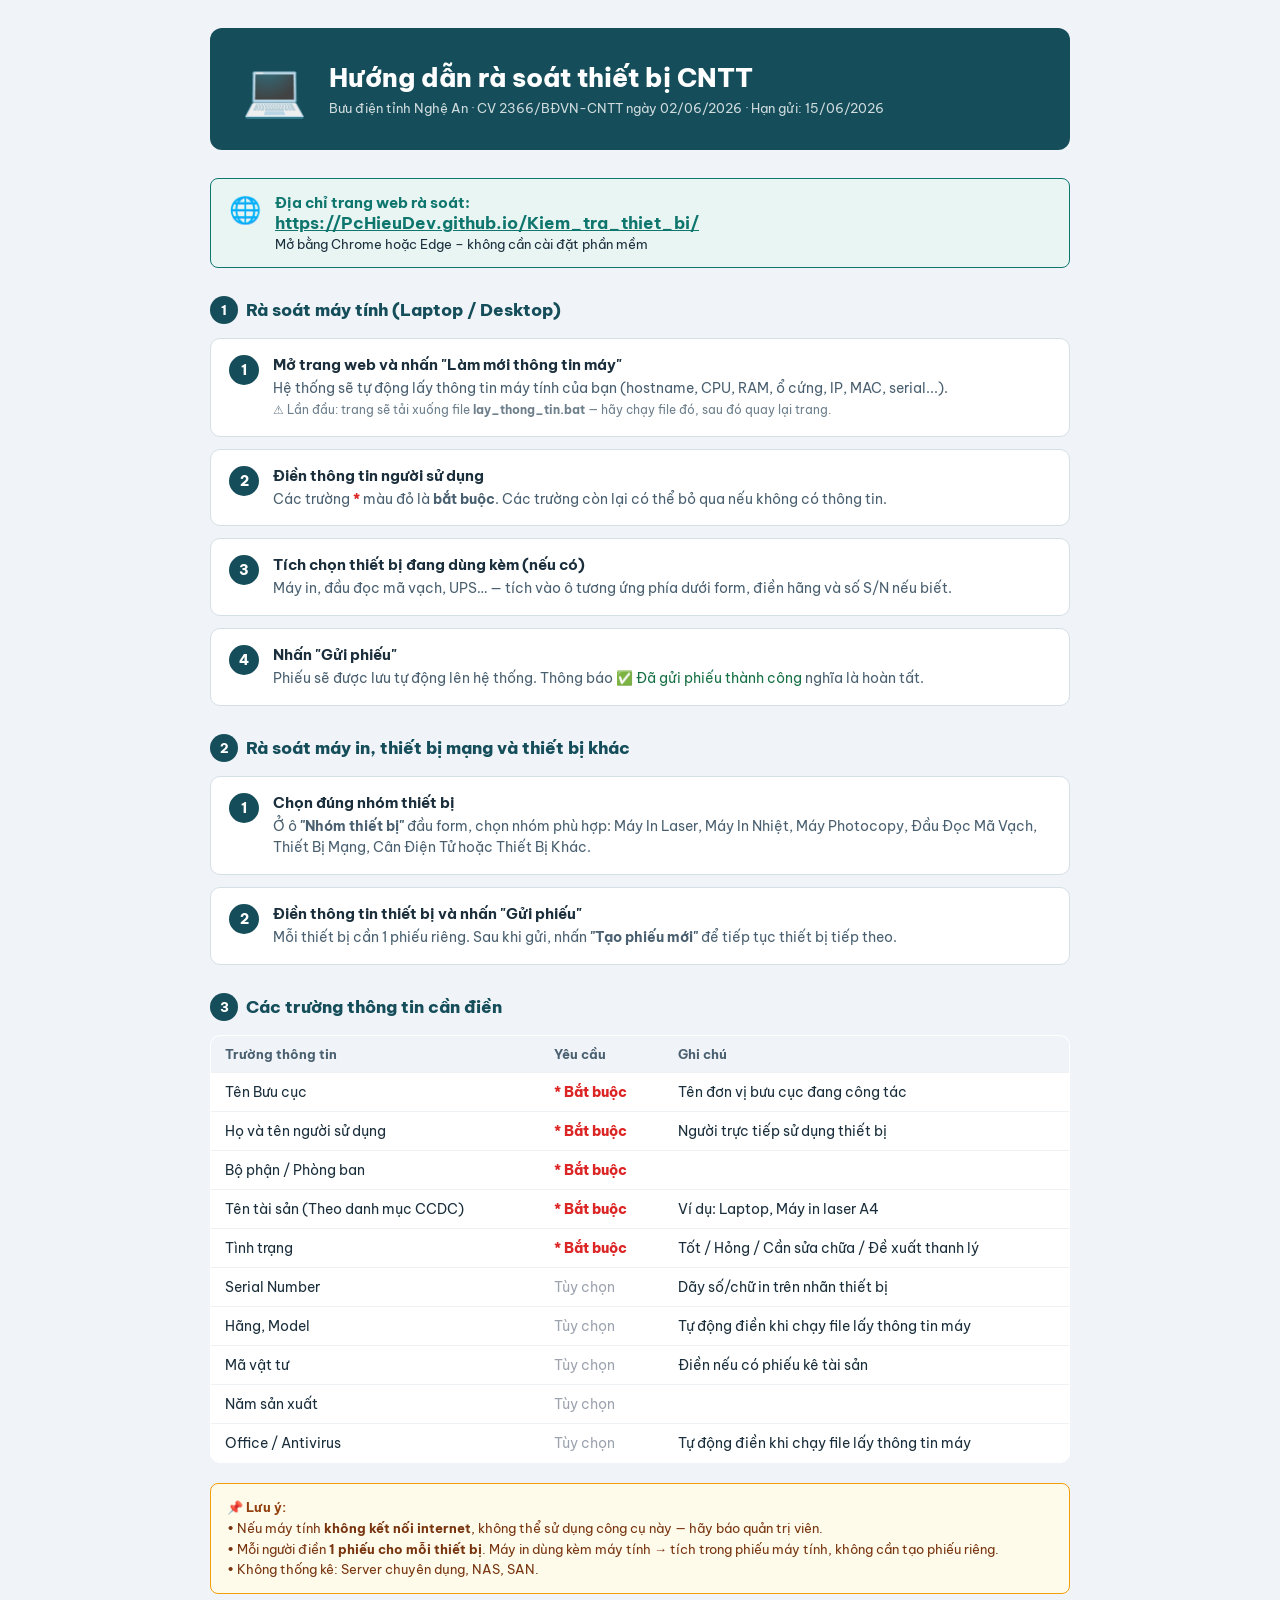
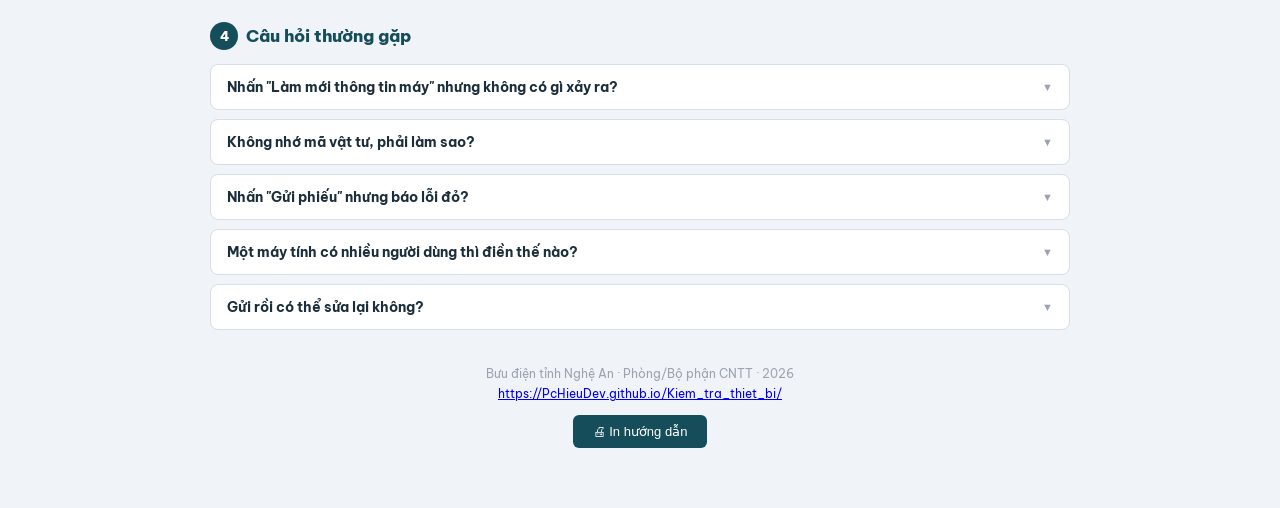
<file: static/huong_dan.html>
<!DOCTYPE html>
<html lang="vi">
<head>
<meta charset="utf-8"/>
<meta name="viewport" content="width=device-width,initial-scale=1"/>
<title>Hướng dẫn rà soát thiết bị CNTT – Bưu điện tỉnh Nghệ An</title>
<style>
  @import url('https://fonts.googleapis.com/css2?family=Be+Vietnam+Pro:wght@400;600;700;800&display=swap');
  *{box-sizing:border-box;margin:0;padding:0}
  body{font-family:'Be Vietnam Pro',Arial,sans-serif;background:#f0f4f8;color:#1a2e3b;font-size:15px}
  .page{max-width:900px;margin:0 auto;padding:28px 20px 60px}

  /* Header */
  .hdr{background:#154e5a;color:#fff;border-radius:12px;padding:28px 32px;margin-bottom:28px;display:flex;align-items:center;gap:22px}
  .hdr-icon{font-size:52px;flex:0 0 auto}
  .hdr h1{font-size:26px;font-weight:800;line-height:1.2}
  .hdr p{margin-top:6px;opacity:.8;font-size:13px}

  /* Alert box */
  .alert{border-radius:8px;padding:14px 18px;margin-bottom:22px;display:flex;gap:14px;align-items:flex-start}
  .alert-url{background:#e8f5f3;border:1.5px solid #0f766e}
  .alert-url .icon{font-size:26px}
  .alert-url strong{color:#0f766e;font-size:15px}
  .alert-url a{color:#0f766e;font-weight:700;font-size:17px;word-break:break-all}

  /* Steps */
  h2{font-size:17px;font-weight:800;margin:28px 0 14px;color:#154e5a;display:flex;align-items:center;gap:8px}
  h2::before{content:attr(data-n);display:inline-flex;align-items:center;justify-content:center;
    width:28px;height:28px;border-radius:50%;background:#154e5a;color:#fff;font-size:13px;flex:0 0 auto}

  .steps{display:grid;gap:12px}
  .step{background:#fff;border:1px solid #d4dfe6;border-radius:10px;padding:16px 18px;
        display:flex;align-items:flex-start;gap:14px}
  .step-num{flex:0 0 auto;width:30px;height:30px;border-radius:50%;background:#154e5a;
             color:#fff;font-weight:800;font-size:14px;display:flex;align-items:center;justify-content:center}
  .step-body strong{font-size:15px;font-weight:700;display:block;margin-bottom:4px}
  .step-body p,.step-body small{color:#4a6070;font-size:13.5px;line-height:1.55}
  .step-body small{font-size:12px;opacity:.8}

  /* Required table */
  table{width:100%;border-collapse:collapse;background:#fff;border-radius:10px;overflow:hidden;
        border:1px solid #d4dfe6;margin-top:4px}
  th{background:#f0f4f8;padding:10px 14px;text-align:left;font-size:13px;color:#4a6070}
  td{padding:10px 14px;border-top:1px solid #edf1f4;font-size:13.5px;vertical-align:top}
  .req{color:#dc2626;font-weight:800} /* bắt buộc */
  .opt{color:#9ca3af}               /* tùy chọn */

  /* Note */
  .note{background:#fffbeb;border:1.5px solid #f59e0b;border-radius:8px;padding:13px 16px;
        margin-top:20px;font-size:13px;line-height:1.6;color:#78350f}
  .note strong{color:#92400e}

  /* FAQ */
  details{background:#fff;border:1px solid #d4dfe6;border-radius:8px;margin-bottom:9px;overflow:hidden}
  summary{padding:13px 16px;font-weight:700;cursor:pointer;font-size:14px;list-style:none;
          display:flex;justify-content:space-between;align-items:center}
  summary::after{content:'▼';font-size:11px;color:#9ca3af}
  details[open] summary::after{content:'▲'}
  details p{padding:4px 16px 14px;color:#4a6070;font-size:13.5px;line-height:1.6}

  /* Footer */
  .footer{margin-top:36px;text-align:center;font-size:12px;color:#9ca3af}

  @media print{body{background:#fff}.page{padding:0}
    .hdr{border-radius:0}.no-print{display:none}}
</style>
</head>
<body>
<div class="page">

  <!-- Header -->
  <div class="hdr">
    <div class="hdr-icon">💻</div>
    <div>
      <h1>Hướng dẫn rà soát thiết bị CNTT</h1>
      <p>Bưu điện tỉnh Nghệ An · CV 2366/BĐVN-CNTT ngày 02/06/2026 · Hạn gửi: 15/06/2026</p>
    </div>
  </div>

  <!-- URL Box -->
  <div class="alert alert-url">
    <div class="icon">🌐</div>
    <div>
      <strong>Địa chỉ trang web rà soát:</strong><br>
      <a href="https://PcHieuDev.github.io/Kiem_tra_thiet_bi/" target="_blank">
        https://PcHieuDev.github.io/Kiem_tra_thiet_bi/
      </a><br>
      <small>Mở bằng Chrome hoặc Edge – không cần cài đặt phần mềm</small>
    </div>
  </div>

  <!-- PHẦN 1: Máy tính -->
  <h2 data-n="1">Rà soát máy tính (Laptop / Desktop)</h2>
  <div class="steps">

    <div class="step">
      <div class="step-num">1</div>
      <div class="step-body">
        <strong>Mở trang web và nhấn "Làm mới thông tin máy"</strong>
        <p>Hệ thống sẽ tự động lấy thông tin máy tính của bạn (hostname, CPU, RAM, ổ cứng, IP, MAC, serial...).</p>
        <small>⚠ Lần đầu: trang sẽ tải xuống file <b>lay_thong_tin.bat</b> — hãy chạy file đó, sau đó quay lại trang.</small>
      </div>
    </div>

    <div class="step">
      <div class="step-num">2</div>
      <div class="step-body">
        <strong>Điền thông tin người sử dụng</strong>
        <p>Các trường <span class="req">*</span> màu đỏ là <b>bắt buộc</b>. Các trường còn lại có thể bỏ qua nếu không có thông tin.</p>
      </div>
    </div>

    <div class="step">
      <div class="step-num">3</div>
      <div class="step-body">
        <strong>Tích chọn thiết bị đang dùng kèm (nếu có)</strong>
        <p>Máy in, đầu đọc mã vạch, UPS… — tích vào ô tương ứng phía dưới form, điền hãng và số S/N nếu biết.</p>
      </div>
    </div>

    <div class="step">
      <div class="step-num">4</div>
      <div class="step-body">
        <strong>Nhấn "Gửi phiếu"</strong>
        <p>Phiếu sẽ được lưu tự động lên hệ thống. Thông báo <span style="color:#167044">✅ Đã gửi phiếu thành công</span> nghĩa là hoàn tất.</p>
      </div>
    </div>

  </div>

  <!-- PHẦN 2: Thiết bị khác -->
  <h2 data-n="2">Rà soát máy in, thiết bị mạng và thiết bị khác</h2>
  <div class="steps">

    <div class="step">
      <div class="step-num">1</div>
      <div class="step-body">
        <strong>Chọn đúng nhóm thiết bị</strong>
        <p>Ở ô <b>"Nhóm thiết bị"</b> đầu form, chọn nhóm phù hợp: Máy In Laser, Máy In Nhiệt, Máy Photocopy, Đầu Đọc Mã Vạch, Thiết Bị Mạng, Cân Điện Tử hoặc Thiết Bị Khác.</p>
      </div>
    </div>

    <div class="step">
      <div class="step-num">2</div>
      <div class="step-body">
        <strong>Điền thông tin thiết bị và nhấn "Gửi phiếu"</strong>
        <p>Mỗi thiết bị cần 1 phiếu riêng. Sau khi gửi, nhấn <b>"Tạo phiếu mới"</b> để tiếp tục thiết bị tiếp theo.</p>
      </div>
    </div>

  </div>

  <!-- Bảng trường bắt buộc -->
  <h2 data-n="3">Các trường thông tin cần điền</h2>
  <table>
    <tr><th>Trường thông tin</th><th>Yêu cầu</th><th>Ghi chú</th></tr>
    <tr><td>Tên Bưu cục</td><td><span class="req">* Bắt buộc</span></td><td>Tên đơn vị bưu cục đang công tác</td></tr>
    <tr><td>Họ và tên người sử dụng</td><td><span class="req">* Bắt buộc</span></td><td>Người trực tiếp sử dụng thiết bị</td></tr>
    <tr><td>Bộ phận / Phòng ban</td><td><span class="req">* Bắt buộc</span></td><td></td></tr>
    <tr><td>Tên tài sản (Theo danh mục CCDC)</td><td><span class="req">* Bắt buộc</span></td><td>Ví dụ: Laptop, Máy in laser A4</td></tr>
    <tr><td>Tình trạng</td><td><span class="req">* Bắt buộc</span></td><td>Tốt / Hỏng / Cần sửa chữa / Đề xuất thanh lý</td></tr>
    <tr><td>Serial Number</td><td><span class="opt">Tùy chọn</span></td><td>Dãy số/chữ in trên nhãn thiết bị</td></tr>
    <tr><td>Hãng, Model</td><td><span class="opt">Tùy chọn</span></td><td>Tự động điền khi chạy file lấy thông tin máy</td></tr>
    <tr><td>Mã vật tư</td><td><span class="opt">Tùy chọn</span></td><td>Điền nếu có phiếu kê tài sản</td></tr>
    <tr><td>Năm sản xuất</td><td><span class="opt">Tùy chọn</span></td><td></td></tr>
    <tr><td>Office / Antivirus</td><td><span class="opt">Tùy chọn</span></td><td>Tự động điền khi chạy file lấy thông tin máy</td></tr>
  </table>

  <!-- Lưu ý -->
  <div class="note">
    <strong>📌 Lưu ý:</strong><br>
    • Nếu máy tính <b>không kết nối internet</b>, không thể sử dụng công cụ này — hãy báo quản trị viên.<br>
    • Mỗi người điền <b>1 phiếu cho mỗi thiết bị</b>. Máy in dùng kèm máy tính → tích trong phiếu máy tính, không cần tạo phiếu riêng.<br>
    • Không thống kê: Server chuyên dụng, NAS, SAN.
  </div>

  <!-- FAQ -->
  <h2 data-n="4">Câu hỏi thường gặp</h2>

  <details>
    <summary>Nhấn "Làm mới thông tin máy" nhưng không có gì xảy ra?</summary>
    <p>Trang sẽ tải xuống file <b>lay_thong_tin.bat</b>. Hãy mở thư mục Downloads, chạy file đó. Nếu Windows hỏi xác nhận, chọn <b>"Run anyway"</b>. Sau khi chạy xong, quay lại trang và nhấn nút một lần nữa.</p>
  </details>

  <details>
    <summary>Không nhớ mã vật tư, phải làm sao?</summary>
    <p>Trường <b>Mã vật tư</b> <b>không bắt buộc</b>. Bạn có thể để trống và tiếp tục gửi phiếu bình thường.</p>
  </details>

  <details>
    <summary>Nhấn "Gửi phiếu" nhưng báo lỗi đỏ?</summary>
    <p>Kiểm tra lại các trường có dấu <span class="req">*</span> — đảm bảo đã điền đầy đủ. Nếu vẫn lỗi, liên hệ quản trị viên để kiểm tra token ghi dữ liệu.</p>
  </details>

  <details>
    <summary>Một máy tính có nhiều người dùng thì điền thế nào?</summary>
    <p>Chỉ điền thông tin người <b>chính</b> đang sử dụng máy hiện tại. Nếu máy dùng chung nhưng không có người phụ trách, ghi <b>"Dùng chung"</b> ở ô Họ và tên.</p>
  </details>

  <details>
    <summary>Gửi rồi có thể sửa lại không?</summary>
    <p>Liên hệ quản trị viên CNTT để được sửa phiếu đã gửi.</p>
  </details>

  <!-- Footer -->
  <div class="footer no-print">
    <p>Bưu điện tỉnh Nghệ An · Phòng/Bộ phận CNTT · 2026</p>
    <p style="margin-top:5px"><a href="https://PcHieuDev.github.io/Kiem_tra_thiet_bi/" target="_blank">https://PcHieuDev.github.io/Kiem_tra_thiet_bi/</a></p>
    <button onclick="window.print()" style="margin-top:14px;padding:9px 20px;background:#154e5a;color:#fff;border:0;border-radius:6px;cursor:pointer;font-size:13px">🖨 In hướng dẫn</button>
  </div>

</div>
</body>
</html>
</file>
